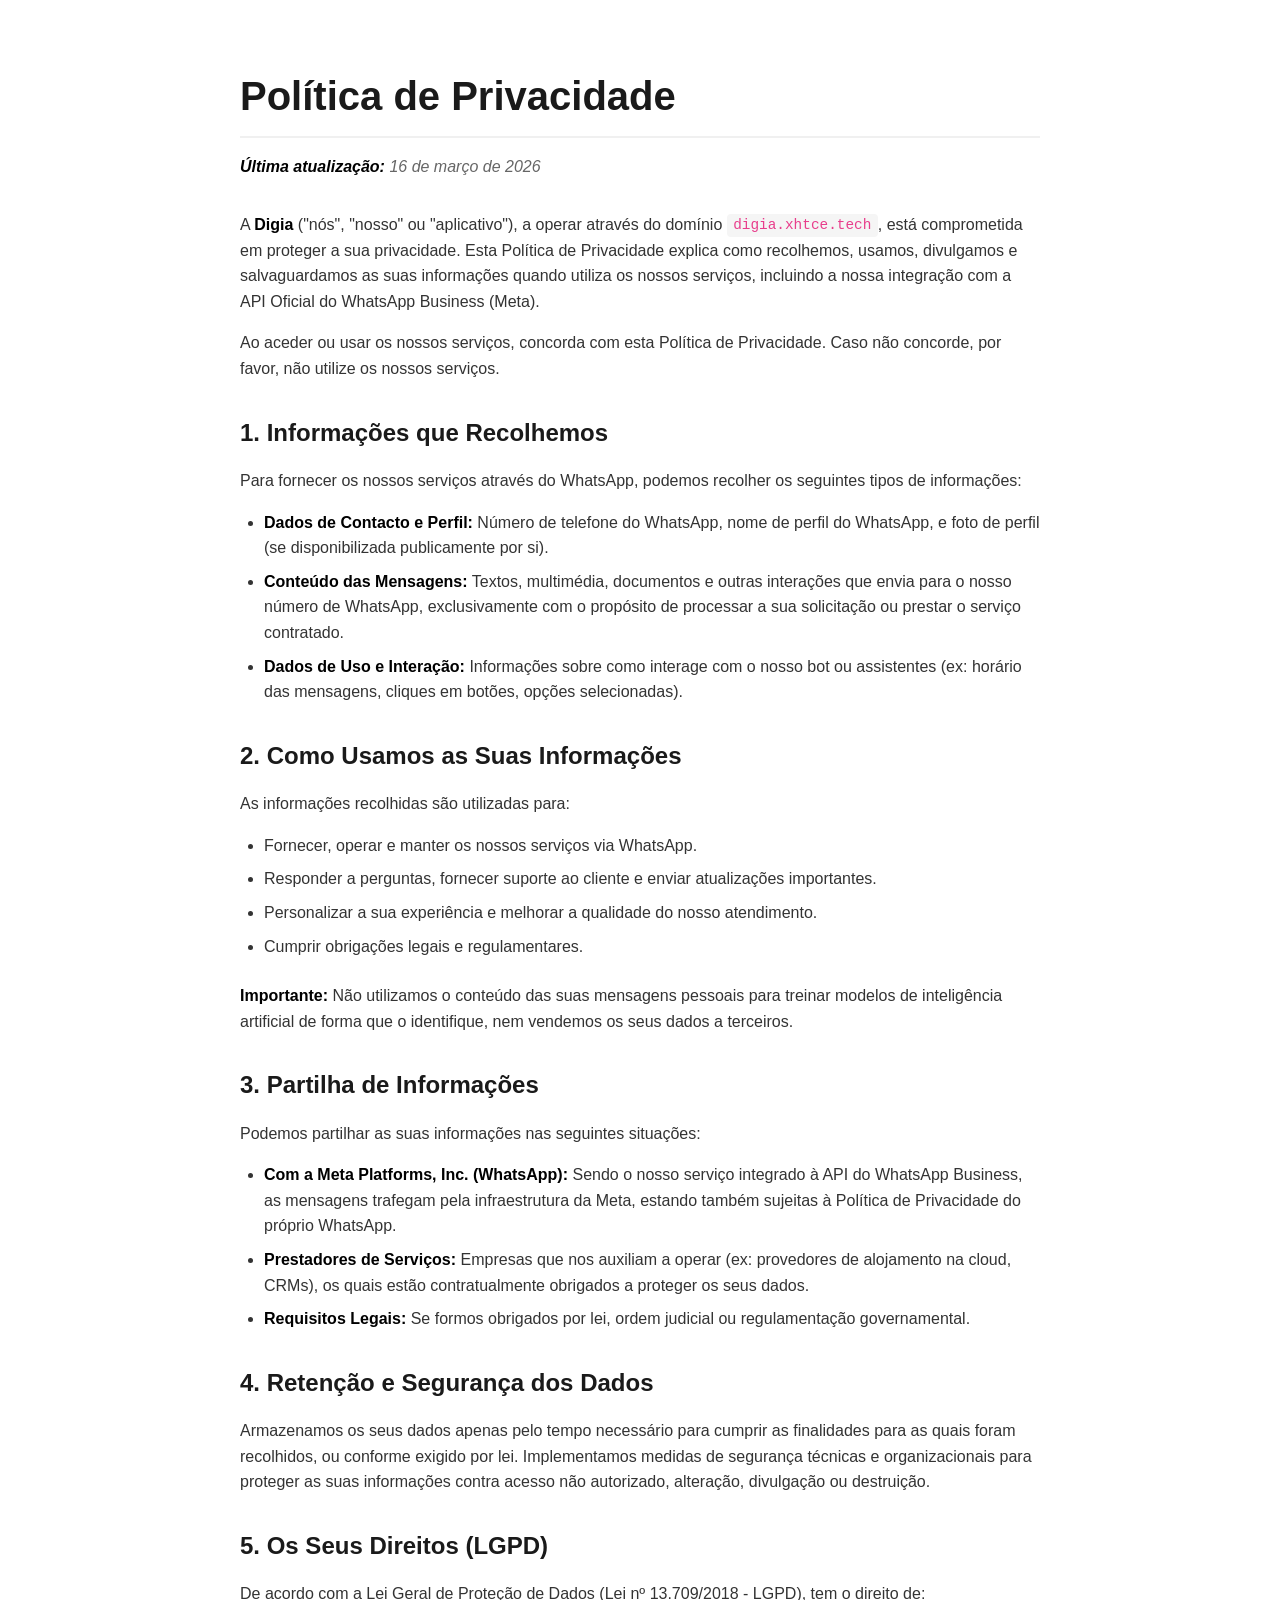
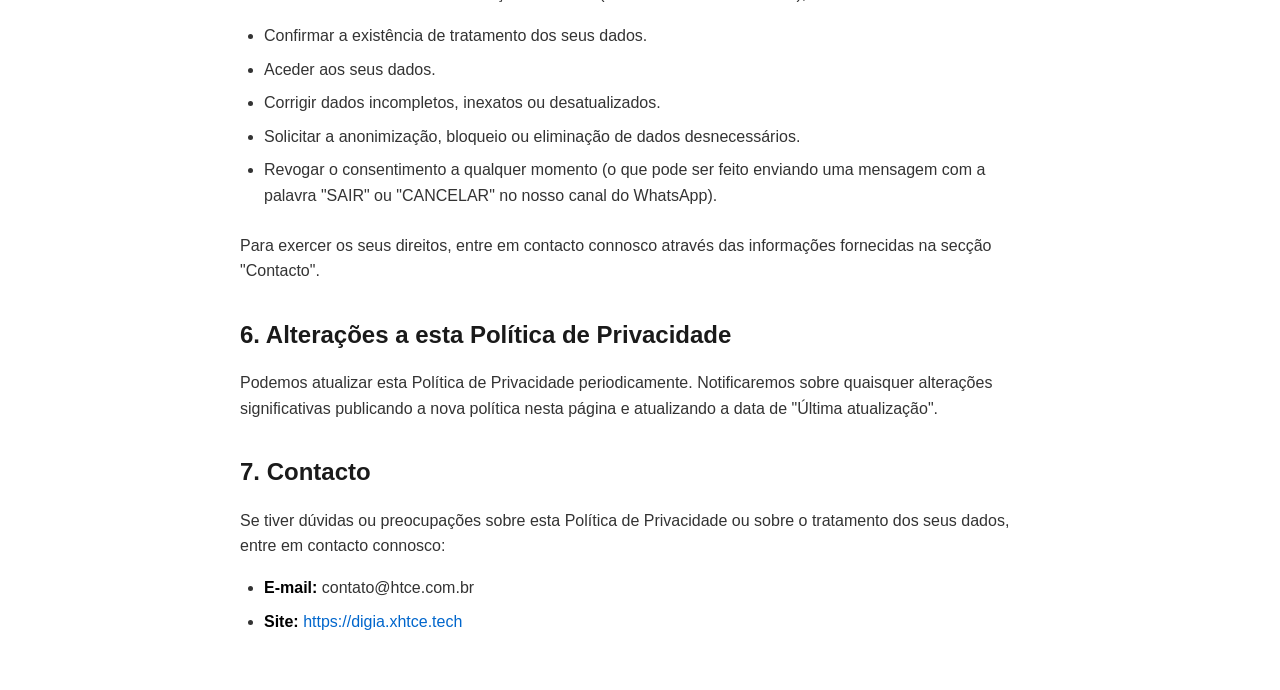
<file: politica.html>
<!DOCTYPE html>
<html lang="pt-PT">

<head>
    <meta charset="UTF-8">
    <meta name="viewport" content="width=device-width, initial-scale=1.0">
    <title>Política de Privacidade - Digia</title>
    <style>
        body {
            font-family: -apple-system, BlinkMacSystemFont, "Segoe UI", Roboto, Helvetica, Arial, sans-serif;
            line-height: 1.6;
            color: #333333;
            max-width: 800px;
            margin: 0 auto;
            padding: 2rem;
            background-color: #ffffff;
        }

        h1,
        h2 {
            color: #1a1a1a;
            margin-top: 2rem;
            margin-bottom: 1rem;
        }

        h1 {
            font-size: 2.5rem;
            border-bottom: 2px solid #f0f0f0;
            padding-bottom: 0.5rem;
        }

        h2 {
            font-size: 1.5rem;
        }

        p {
            margin-bottom: 1rem;
        }

        ul {
            margin-bottom: 1.5rem;
            padding-left: 1.5rem;
        }

        li {
            margin-bottom: 0.5rem;
        }

        strong {
            font-weight: 600;
            color: #000000;
        }

        code {
            background-color: #f5f5f5;
            padding: 0.2rem 0.4rem;
            border-radius: 4px;
            font-family: ui-monospace, SFMono-Regular, Menlo, Monaco, Consolas, monospace;
            font-size: 0.9em;
            color: #e83e8c;
        }

        a {
            color: #0066cc;
            text-decoration: none;
        }

        a:hover {
            text-decoration: underline;
        }

        .last-updated {
            color: #666666;
            font-style: italic;
            margin-bottom: 2rem;
        }

        @media (max-width: 600px) {
            body {
                padding: 1rem;
            }

            h1 {
                font-size: 2rem;
            }
        }
    </style>
</head>

<body>

    <h1>Política de Privacidade</h1>

    <p class="last-updated"><strong>Última atualização:</strong> 16 de março de 2026</p>

    <p>A <strong>Digia</strong> ("nós", "nosso" ou "aplicativo"), a operar através do domínio
        <code>digia.xhtce.tech</code>, está comprometida em proteger a sua privacidade. Esta Política de Privacidade
        explica como recolhemos, usamos, divulgamos e salvaguardamos as suas informações quando utiliza os nossos
        serviços, incluindo a nossa integração com a API Oficial do WhatsApp Business (Meta).
    </p>

    <p>Ao aceder ou usar os nossos serviços, concorda com esta Política de Privacidade. Caso não concorde, por favor,
        não utilize os nossos serviços.</p>

    <h2>1. Informações que Recolhemos</h2>
    <p>Para fornecer os nossos serviços através do WhatsApp, podemos recolher os seguintes tipos de informações:</p>
    <ul>
        <li><strong>Dados de Contacto e Perfil:</strong> Número de telefone do WhatsApp, nome de perfil do WhatsApp, e
            foto de perfil (se disponibilizada publicamente por si).</li>
        <li><strong>Conteúdo das Mensagens:</strong> Textos, multimédia, documentos e outras interações que envia para o
            nosso número de WhatsApp, exclusivamente com o propósito de processar a sua solicitação ou prestar o serviço
            contratado.</li>
        <li><strong>Dados de Uso e Interação:</strong> Informações sobre como interage com o nosso bot ou assistentes
            (ex: horário das mensagens, cliques em botões, opções selecionadas).</li>
    </ul>

    <h2>2. Como Usamos as Suas Informações</h2>
    <p>As informações recolhidas são utilizadas para:</p>
    <ul>
        <li>Fornecer, operar e manter os nossos serviços via WhatsApp.</li>
        <li>Responder a perguntas, fornecer suporte ao cliente e enviar atualizações importantes.</li>
        <li>Personalizar a sua experiência e melhorar a qualidade do nosso atendimento.</li>
        <li>Cumprir obrigações legais e regulamentares.</li>
    </ul>
    <p><strong>Importante:</strong> Não utilizamos o conteúdo das suas mensagens pessoais para treinar modelos de
        inteligência artificial de forma que o identifique, nem vendemos os seus dados a terceiros.</p>

    <h2>3. Partilha de Informações</h2>
    <p>Podemos partilhar as suas informações nas seguintes situações:</p>
    <ul>
        <li><strong>Com a Meta Platforms, Inc. (WhatsApp):</strong> Sendo o nosso serviço integrado à API do WhatsApp
            Business, as mensagens trafegam pela infraestrutura da Meta, estando também sujeitas à Política de
            Privacidade do próprio WhatsApp.</li>
        <li><strong>Prestadores de Serviços:</strong> Empresas que nos auxiliam a operar (ex: provedores de alojamento
            na cloud, CRMs), os quais estão contratualmente obrigados a proteger os seus dados.</li>
        <li><strong>Requisitos Legais:</strong> Se formos obrigados por lei, ordem judicial ou regulamentação
            governamental.</li>
    </ul>

    <h2>4. Retenção e Segurança dos Dados</h2>
    <p>Armazenamos os seus dados apenas pelo tempo necessário para cumprir as finalidades para as quais foram
        recolhidos, ou conforme exigido por lei. Implementamos medidas de segurança técnicas e organizacionais para
        proteger as suas informações contra acesso não autorizado, alteração, divulgação ou destruição.</p>

    <h2>5. Os Seus Direitos (LGPD)</h2>
    <p>De acordo com a Lei Geral de Proteção de Dados (Lei nº 13.709/2018 - LGPD), tem o direito de:</p>
    <ul>
        <li>Confirmar a existência de tratamento dos seus dados.</li>
        <li>Aceder aos seus dados.</li>
        <li>Corrigir dados incompletos, inexatos ou desatualizados.</li>
        <li>Solicitar a anonimização, bloqueio ou eliminação de dados desnecessários.</li>
        <li>Revogar o consentimento a qualquer momento (o que pode ser feito enviando uma mensagem com a palavra "SAIR"
            ou "CANCELAR" no nosso canal do WhatsApp).</li>
    </ul>
    <p>Para exercer os seus direitos, entre em contacto connosco através das informações fornecidas na secção
        "Contacto".</p>

    <h2>6. Alterações a esta Política de Privacidade</h2>
    <p>Podemos atualizar esta Política de Privacidade periodicamente. Notificaremos sobre quaisquer alterações
        significativas publicando a nova política nesta página e atualizando a data de "Última atualização".</p>

    <h2>7. Contacto</h2>
    <p>Se tiver dúvidas ou preocupações sobre esta Política de Privacidade ou sobre o tratamento dos seus dados, entre
        em contacto connosco:</p>
    <ul>
        <li><strong>E-mail:</strong> contato@htce.com.br</li>
        <li><strong>Site:</strong> <a href="https://digia.xhtce.tech" target="_blank"
                rel="noopener noreferrer">https://digia.xhtce.tech</a></li>
    </ul>

</body>

</html>
</file>
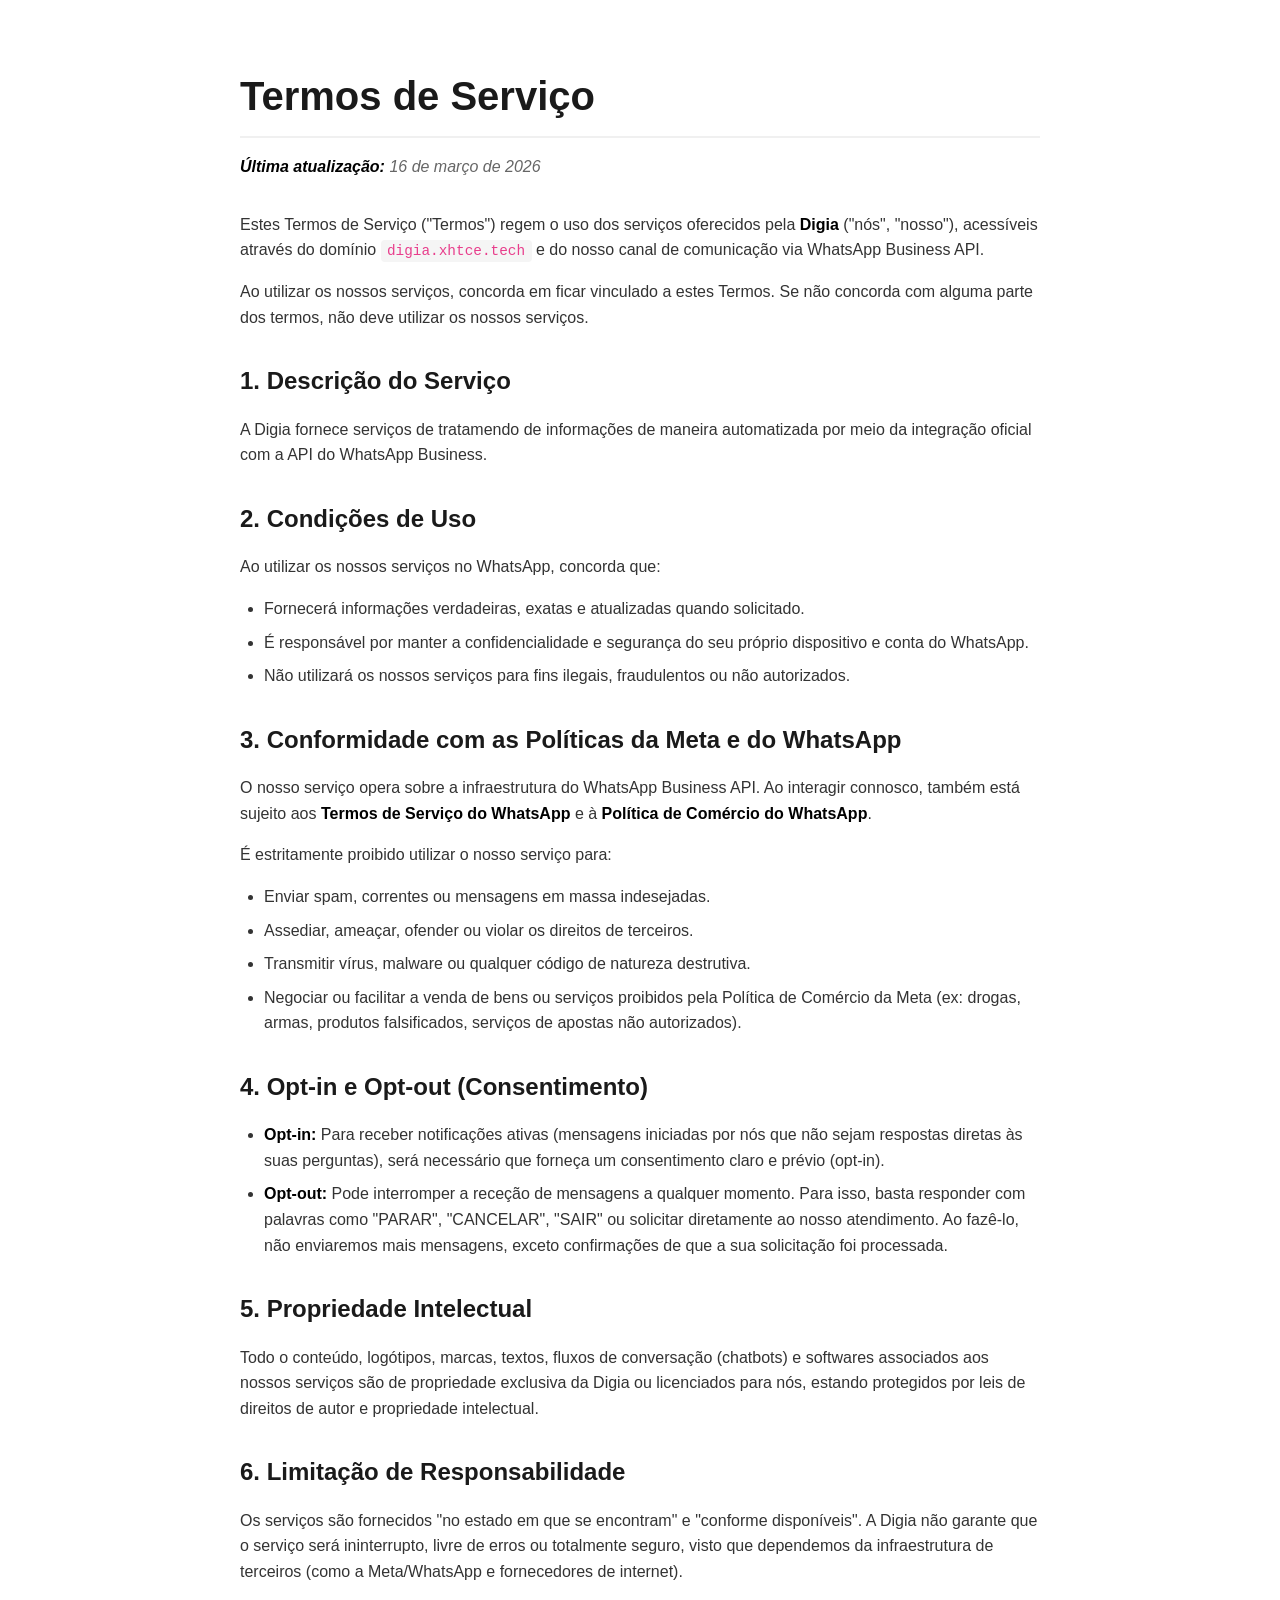
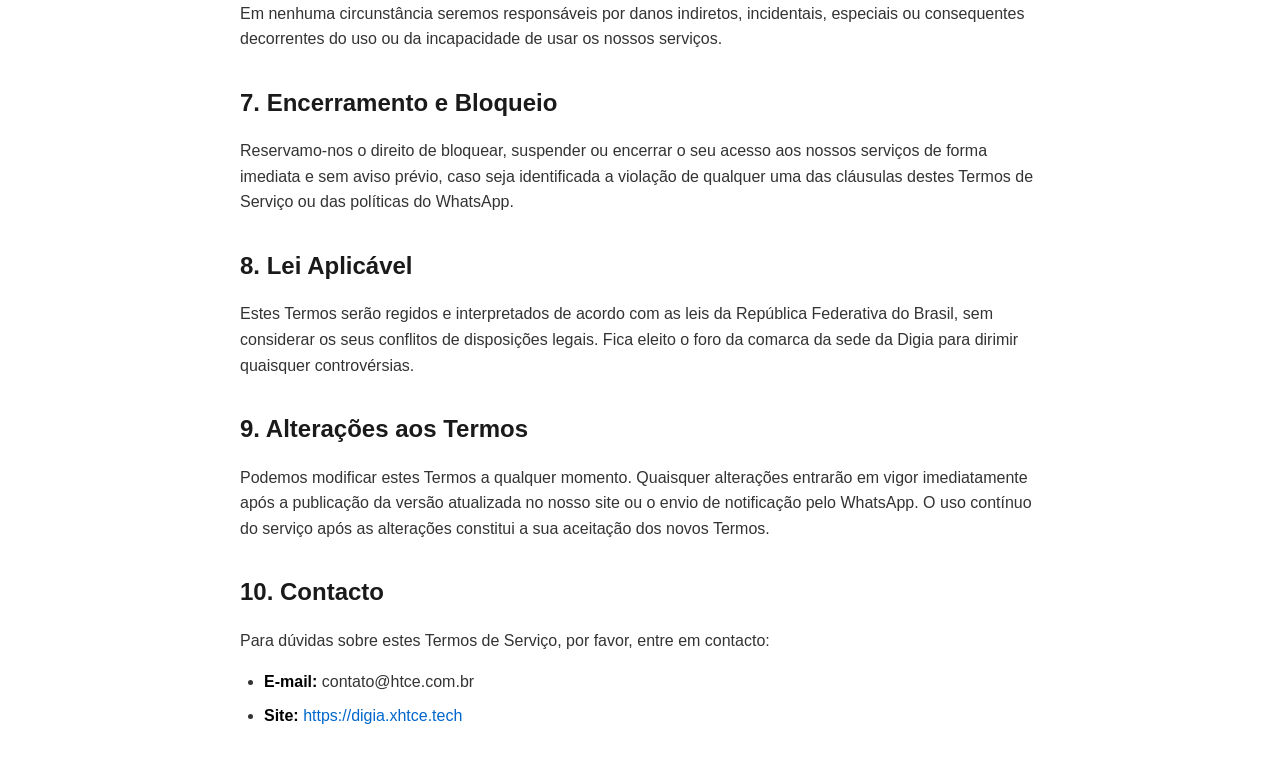
<file: termos.html>
<!DOCTYPE html>
<html lang="pt-PT">

<head>
    <meta charset="UTF-8">
    <meta name="viewport" content="width=device-width, initial-scale=1.0">
    <title>Termos de Serviço - Digia</title>
    <style>
        body {
            font-family: -apple-system, BlinkMacSystemFont, "Segoe UI", Roboto, Helvetica, Arial, sans-serif;
            line-height: 1.6;
            color: #333333;
            max-width: 800px;
            margin: 0 auto;
            padding: 2rem;
            background-color: #ffffff;
        }

        h1,
        h2 {
            color: #1a1a1a;
            margin-top: 2rem;
            margin-bottom: 1rem;
        }

        h1 {
            font-size: 2.5rem;
            border-bottom: 2px solid #f0f0f0;
            padding-bottom: 0.5rem;
        }

        h2 {
            font-size: 1.5rem;
        }

        p {
            margin-bottom: 1rem;
        }

        ul {
            margin-bottom: 1.5rem;
            padding-left: 1.5rem;
        }

        li {
            margin-bottom: 0.5rem;
        }

        strong {
            font-weight: 600;
            color: #000000;
        }

        code {
            background-color: #f5f5f5;
            padding: 0.2rem 0.4rem;
            border-radius: 4px;
            font-family: ui-monospace, SFMono-Regular, Menlo, Monaco, Consolas, monospace;
            font-size: 0.9em;
            color: #e83e8c;
        }

        a {
            color: #0066cc;
            text-decoration: none;
        }

        a:hover {
            text-decoration: underline;
        }

        .last-updated {
            color: #666666;
            font-style: italic;
            margin-bottom: 2rem;
        }

        @media (max-width: 600px) {
            body {
                padding: 1rem;
            }

            h1 {
                font-size: 2rem;
            }
        }
    </style>
</head>

<body>

    <h1>Termos de Serviço</h1>

    <p class="last-updated"><strong>Última atualização:</strong> 16 de março de 2026</p>

    <p>Estes Termos de Serviço ("Termos") regem o uso dos serviços oferecidos pela <strong>Digia</strong> ("nós",
        "nosso"), acessíveis através do domínio <code>digia.xhtce.tech</code> e do nosso canal de comunicação via
        WhatsApp Business API.</p>

    <p>Ao utilizar os nossos serviços, concorda em ficar vinculado a estes Termos. Se não concorda com alguma parte dos
        termos, não deve utilizar os nossos serviços.</p>

    <h2>1. Descrição do Serviço</h2>
    <p>A Digia fornece serviços de tratamendo de informações de maneira automatizada por meio da integração oficial com
        a API do WhatsApp Business.</p>

    <h2>2. Condições de Uso</h2>
    <p>Ao utilizar os nossos serviços no WhatsApp, concorda que:</p>
    <ul>
        <li>Fornecerá informações verdadeiras, exatas e atualizadas quando solicitado.</li>
        <li>É responsável por manter a confidencialidade e segurança do seu próprio dispositivo e conta do WhatsApp.
        </li>
        <li>Não utilizará os nossos serviços para fins ilegais, fraudulentos ou não autorizados.</li>
    </ul>

    <h2>3. Conformidade com as Políticas da Meta e do WhatsApp</h2>
    <p>O nosso serviço opera sobre a infraestrutura do WhatsApp Business API. Ao interagir connosco, também está sujeito
        aos <strong>Termos de Serviço do WhatsApp</strong> e à <strong>Política de Comércio do WhatsApp</strong>.</p>
    <p>É estritamente proibido utilizar o nosso serviço para:</p>
    <ul>
        <li>Enviar spam, correntes ou mensagens em massa indesejadas.</li>
        <li>Assediar, ameaçar, ofender ou violar os direitos de terceiros.</li>
        <li>Transmitir vírus, malware ou qualquer código de natureza destrutiva.</li>
        <li>Negociar ou facilitar a venda de bens ou serviços proibidos pela Política de Comércio da Meta (ex: drogas,
            armas, produtos falsificados, serviços de apostas não autorizados).</li>
    </ul>

    <h2>4. Opt-in e Opt-out (Consentimento)</h2>
    <ul>
        <li><strong>Opt-in:</strong> Para receber notificações ativas (mensagens iniciadas por nós que não sejam
            respostas diretas às suas perguntas), será necessário que forneça um consentimento claro e prévio (opt-in).
        </li>
        <li><strong>Opt-out:</strong> Pode interromper a receção de mensagens a qualquer momento. Para isso, basta
            responder com palavras como "PARAR", "CANCELAR", "SAIR" ou solicitar diretamente ao nosso atendimento. Ao
            fazê-lo, não enviaremos mais mensagens, exceto confirmações de que a sua solicitação foi processada.</li>
    </ul>

    <h2>5. Propriedade Intelectual</h2>
    <p>Todo o conteúdo, logótipos, marcas, textos, fluxos de conversação (chatbots) e softwares associados aos nossos
        serviços são de propriedade exclusiva da Digia ou licenciados para nós, estando protegidos por leis de direitos
        de autor e propriedade intelectual.</p>

    <h2>6. Limitação de Responsabilidade</h2>
    <p>Os serviços são fornecidos "no estado em que se encontram" e "conforme disponíveis". A Digia não garante que o
        serviço será ininterrupto, livre de erros ou totalmente seguro, visto que dependemos da infraestrutura de
        terceiros (como a Meta/WhatsApp e fornecedores de internet).</p>
    <p>Em nenhuma circunstância seremos responsáveis por danos indiretos, incidentais, especiais ou consequentes
        decorrentes do uso ou da incapacidade de usar os nossos serviços.</p>

    <h2>7. Encerramento e Bloqueio</h2>
    <p>Reservamo-nos o direito de bloquear, suspender ou encerrar o seu acesso aos nossos serviços de forma imediata e
        sem aviso prévio, caso seja identificada a violação de qualquer uma das cláusulas destes Termos de Serviço ou
        das políticas do WhatsApp.</p>

    <h2>8. Lei Aplicável</h2>
    <p>Estes Termos serão regidos e interpretados de acordo com as leis da República Federativa do Brasil, sem
        considerar os seus conflitos de disposições legais. Fica eleito o foro da comarca da sede da Digia para dirimir
        quaisquer controvérsias.</p>

    <h2>9. Alterações aos Termos</h2>
    <p>Podemos modificar estes Termos a qualquer momento. Quaisquer alterações entrarão em vigor imediatamente após a
        publicação da versão atualizada no nosso site ou o envio de notificação pelo WhatsApp. O uso contínuo do serviço
        após as alterações constitui a sua aceitação dos novos Termos.</p>

    <h2>10. Contacto</h2>
    <p>Para dúvidas sobre estes Termos de Serviço, por favor, entre em contacto:</p>
    <ul>
        <li><strong>E-mail:</strong> contato@htce.com.br</li>
        <li><strong>Site:</strong> <a href="https://digia.xhtce.tech" target="_blank"
                rel="noopener noreferrer">https://digia.xhtce.tech</a></li>
    </ul>

</body>

</html>
</file>
